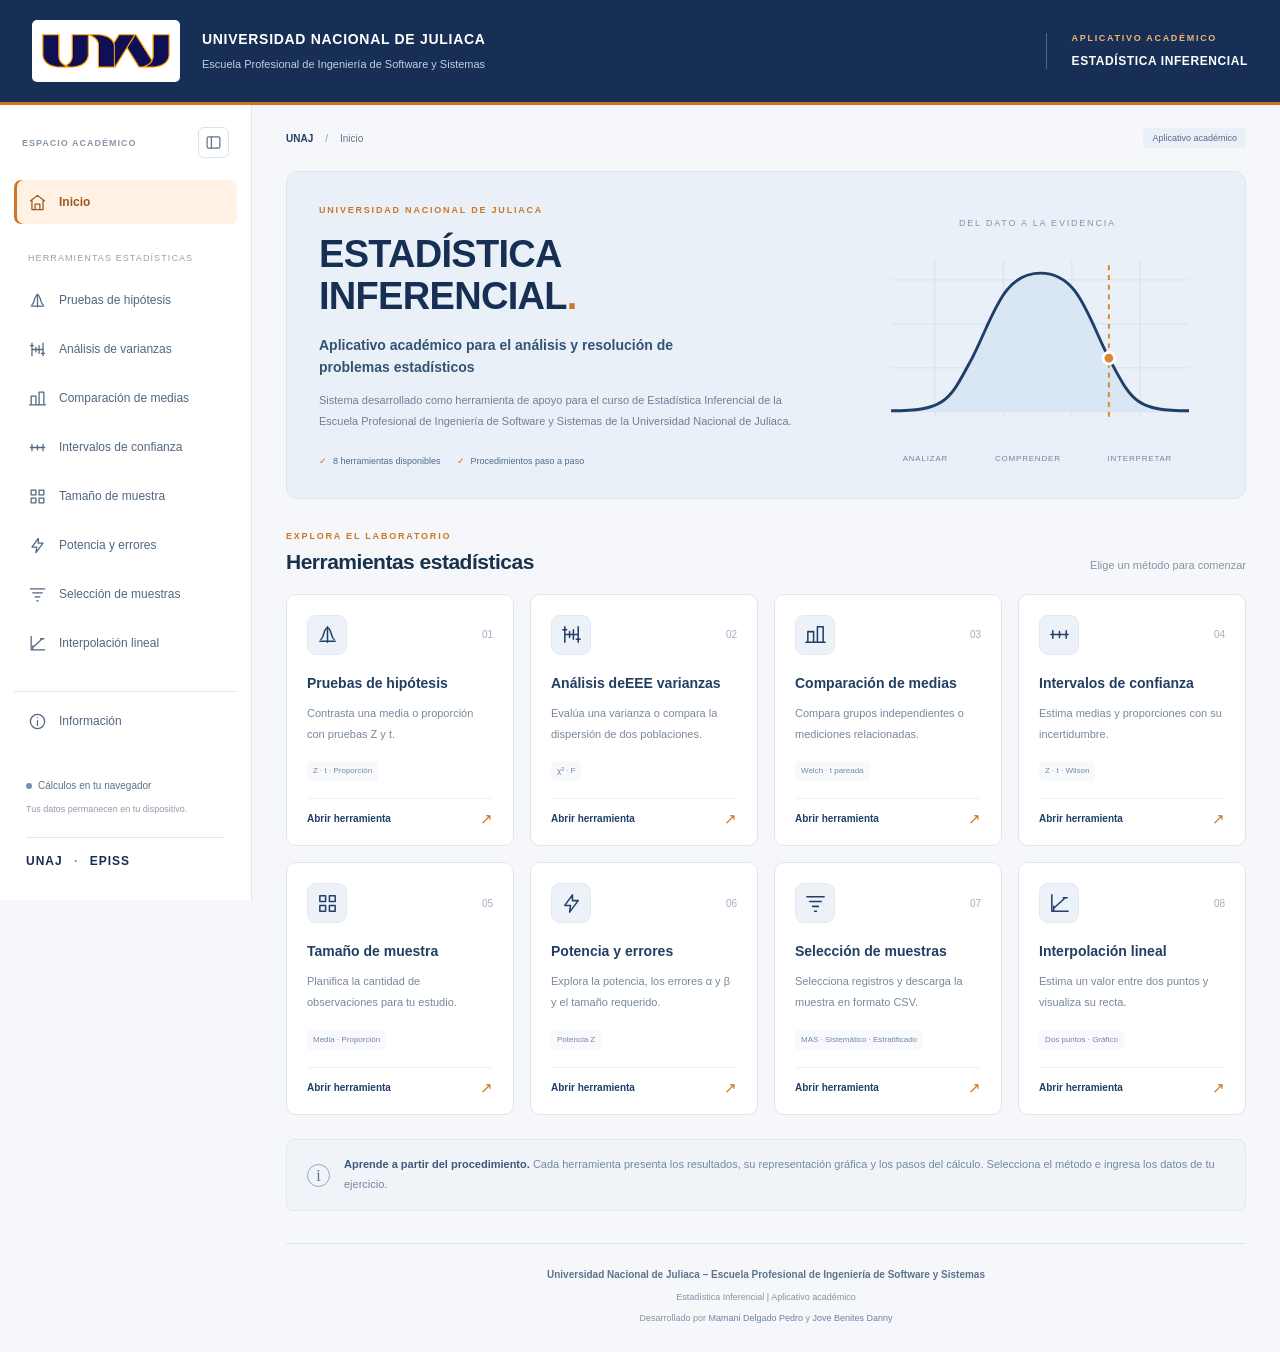
<file: index.html>
<!doctype html><html lang="es"><head><meta charset="utf-8"><meta name="viewport" content="width=device-width, initial-scale=1"><title>Estadística Inferencial | UNAJ</title><meta name="description" content="Pruebas Z, t, chi-cuadrado y F, comparación de medias, potencia y muestreo con procedimientos y gráficos."><link rel="icon" href="logo-unaj.svg"><link rel="stylesheet" href="estadistica.css"><link rel="stylesheet" href="unaj.css"></head><body class="unaj-app"><a class="skip-link" href="#mainContent">Saltar al contenido</a><header class="institution-header"><a class="university" href="./#home"><span class="logo-box"><img src="logo-unaj.svg" alt="Logotipo de la Universidad Nacional de Juliaca" width="382" height="101"></span><span class="university-name">UNIVERSIDAD NACIONAL DE JULIACA<small>Escuela Profesional de Ingeniería de Software y Sistemas</small></span></a><div class="course-mark"><span>APLICATIVO ACADÉMICO</span><strong>ESTADÍSTICA INFERENCIAL</strong></div></header><aside class="sidebar" id="sidebar"><div class="sidebar-heading"><span>ESPACIO ACADÉMICO</span><button id="collapseNav" type="button" aria-label="Contraer menú" aria-expanded="true" aria-controls="sidebar"><svg viewBox="0 0 24 24" fill="none" stroke="currentColor" stroke-width="1.7" aria-hidden="true"><rect x="3" y="4" width="18" height="16" rx="2"/><path d="M9 4v16"/></svg></button></div><nav aria-label="Navegación principal"><a href="./#home" data-page="home" title="Inicio"><svg viewBox="0 0 24 24" fill="none" stroke="currentColor" stroke-width="1.6" stroke-linecap="round" stroke-linejoin="round" aria-hidden="true"><path d="M3 10 12 3l9 7M5 9v12h14V9M9 21v-7h6v7"/></svg><span>Inicio</span></a><p class="nav-label">HERRAMIENTAS ESTADÍSTICAS</p><button data-mode="hypothesis" aria-pressed="false" title="Pruebas de hipótesis"><svg viewBox="0 0 24 24" fill="none" stroke="currentColor" stroke-width="1.6" stroke-linecap="round" stroke-linejoin="round" aria-hidden="true"><path d="M4 19h16M5 17c3 0 3-12 7-12s4 12 7 12M12 4v16"/></svg><span>Pruebas de hipótesis</span></button><button data-mode="variance" aria-pressed="false" title="Análisis de varianzas"><svg viewBox="0 0 24 24" fill="none" stroke="currentColor" stroke-width="1.6" stroke-linecap="round" stroke-linejoin="round" aria-hidden="true"><path d="M5 4v16M19 4v16M3 7h4M17 17h4M5 12h14M10 9v6M14 7v10"/></svg><span>Análisis de varianzas</span></button><button data-mode="compare" aria-pressed="false" title="Comparación de medias"><svg viewBox="0 0 24 24" fill="none" stroke="currentColor" stroke-width="1.6" stroke-linecap="round" stroke-linejoin="round" aria-hidden="true"><path d="M4 20V9h6v11M14 20V4h6v16M2 20h20"/></svg><span>Comparación de medias</span></button><button data-mode="interval" aria-pressed="false" title="Intervalos de confianza"><svg viewBox="0 0 24 24" fill="none" stroke="currentColor" stroke-width="1.6" stroke-linecap="round" stroke-linejoin="round" aria-hidden="true"><path d="M3 12h18M5 8v8M19 8v8M12 9v6"/></svg><span>Intervalos de confianza</span></button><button data-mode="sample" aria-pressed="false" title="Tamaño de muestra"><svg viewBox="0 0 24 24" fill="none" stroke="currentColor" stroke-width="1.6" stroke-linecap="round" stroke-linejoin="round" aria-hidden="true"><path d="M4 4h6v6H4zM14 4h6v6h-6zM4 14h6v6H4zM14 14h6v6h-6z"/></svg><span>Tamaño de muestra</span></button><button data-mode="power" aria-pressed="false" title="Potencia y errores"><svg viewBox="0 0 24 24" fill="none" stroke="currentColor" stroke-width="1.6" stroke-linecap="round" stroke-linejoin="round" aria-hidden="true"><path d="m13 3-8 11h6l-1 7 9-12h-6z"/></svg><span>Potencia y errores</span></button><button data-mode="sampling" aria-pressed="false" title="Selección de muestras"><svg viewBox="0 0 24 24" fill="none" stroke="currentColor" stroke-width="1.6" stroke-linecap="round" stroke-linejoin="round" aria-hidden="true"><path d="M3 5h18M6 10h12M9 15h6M11 20h2"/></svg><span>Selección de muestras</span></button><a href="interpolacion.html"  title="Interpolación lineal"><svg viewBox="0 0 24 24" fill="none" stroke="currentColor" stroke-width="1.6" stroke-linecap="round" stroke-linejoin="round" aria-hidden="true"><path d="M4 3v17h17M6 17 18 6M6 15v4M16 6h4"/></svg><span>Interpolación lineal</span></a><a class="info-nav" href="./#info" data-page="info" title="Información"><svg viewBox="0 0 24 24" fill="none" stroke="currentColor" stroke-width="1.6" stroke-linecap="round" stroke-linejoin="round" aria-hidden="true"><circle cx="12" cy="12" r="9"/><path d="M12 11v6M12 7h.01"/></svg><span>Información</span></a></nav><div class="sidebar-foot"><span class="privacy-dot"></span><span>Cálculos en tu navegador</span><small>Tus datos permanecen en tu dispositivo.</small><p>UNAJ <span>·</span> EPISS</p></div></aside><main id="mainContent"><div class="breadcrumb"><span>UNAJ</span><span aria-hidden="true">/</span><span id="currentSection">Inicio</span><span class="local-badge">Aplicativo académico</span></div><section id="homeView" aria-labelledby="homeTitle"><div class="home-hero"><div class="hero-copy"><p class="eyebrow">UNIVERSIDAD NACIONAL DE JULIACA</p><h1 id="homeTitle" tabindex="-1">ESTADÍSTICA<br>INFERENCIAL<span class="orange-dot">.</span></h1><p class="hero-subtitle">Aplicativo académico para el análisis y resolución de problemas estadísticos</p><p class="hero-description">Sistema desarrollado como herramienta de apoyo para el curso de Estadística Inferencial de la Escuela Profesional de Ingeniería de Software y Sistemas de la Universidad Nacional de Juliaca.</p><div class="hero-tags"><span>8 herramientas disponibles</span><span>Procedimientos paso a paso</span></div></div><div class="hero-visual" aria-hidden="true"><div class="visual-kicker">DEL DATO A LA EVIDENCIA</div><svg viewBox="0 0 350 215" fill="none"><path d="M25 45H330M25 90H330M25 135H330M25 180H330M70 25V185M140 25V185M210 25V185M280 25V185" stroke="#d7e2ee" stroke-width="1"/><path d="M25 179C83 179 85 167 108 125C130 82 139 38 178 38C217 38 226 82 248 125C271 167 273 179 330 179L330 180H25Z" fill="#d9e6f3"/><path d="M25 179C83 179 85 167 108 125C130 82 139 38 178 38C217 38 226 82 248 125C271 167 273 179 330 179" stroke="#203e68" stroke-width="3"/><path d="M248 30V185" stroke="#dc862f" stroke-width="2" stroke-dasharray="5 5"/><circle cx="248" cy="125" r="6" fill="#dc862f" stroke="white" stroke-width="3"/></svg><div class="visual-caption"><span>ANALIZAR</span><span>COMPRENDER</span><span>INTERPRETAR</span></div></div></div><div class="section-heading"><div><p class="eyebrow">EXPLORA EL LABORATORIO</p><h2>Herramientas estadísticas</h2></div><p>Elige un método para comenzar</p></div><div class="tool-grid"><article class="tool-card"><div class="tool-top"><span class="tool-icon"><svg viewBox="0 0 24 24" fill="none" stroke="currentColor" stroke-width="1.6" stroke-linecap="round" stroke-linejoin="round" aria-hidden="true"><path d="M4 19h16M5 17c3 0 3-12 7-12s4 12 7 12M12 4v16"/></svg></span><span class="tool-number">01</span></div><h3>Pruebas de hipótesis</h3><p>Contrasta una media o proporción con pruebas Z y t.</p><span class="method-tag">Z · t · Proporción</span><a href="#hypothesis" data-open="hypothesis" class="open-tool" aria-label="Abrir herramienta: Pruebas de hipótesis">Abrir herramienta <span aria-hidden="true">↗</span></a></article><article class="tool-card"><div class="tool-top"><span class="tool-icon"><svg viewBox="0 0 24 24" fill="none" stroke="currentColor" stroke-width="1.6" stroke-linecap="round" stroke-linejoin="round" aria-hidden="true"><path d="M5 4v16M19 4v16M3 7h4M17 17h4M5 12h14M10 9v6M14 7v10"/></svg></span><span class="tool-number">02</span></div><h3>Análisis deEEE varianzas</h3><p>Evalúa una varianza o compara la dispersión de dos poblaciones.</p><span class="method-tag">χ² · F</span><a href="#variance" data-open="variance" class="open-tool" aria-label="Abrir herramienta: Análisis de varianzas">Abrir herramienta <span aria-hidden="true">↗</span></a></article><article class="tool-card"><div class="tool-top"><span class="tool-icon"><svg viewBox="0 0 24 24" fill="none" stroke="currentColor" stroke-width="1.6" stroke-linecap="round" stroke-linejoin="round" aria-hidden="true"><path d="M4 20V9h6v11M14 20V4h6v16M2 20h20"/></svg></span><span class="tool-number">03</span></div><h3>Comparación de medias</h3><p>Compara grupos independientes o mediciones relacionadas.</p><span class="method-tag">Welch · t pareada</span><a href="#compare" data-open="compare" class="open-tool" aria-label="Abrir herramienta: Comparación de medias">Abrir herramienta <span aria-hidden="true">↗</span></a></article><article class="tool-card"><div class="tool-top"><span class="tool-icon"><svg viewBox="0 0 24 24" fill="none" stroke="currentColor" stroke-width="1.6" stroke-linecap="round" stroke-linejoin="round" aria-hidden="true"><path d="M3 12h18M5 8v8M19 8v8M12 9v6"/></svg></span><span class="tool-number">04</span></div><h3>Intervalos de confianza</h3><p>Estima medias y proporciones con su incertidumbre.</p><span class="method-tag">Z · t · Wilson</span><a href="#interval" data-open="interval" class="open-tool" aria-label="Abrir herramienta: Intervalos de confianza">Abrir herramienta <span aria-hidden="true">↗</span></a></article><article class="tool-card"><div class="tool-top"><span class="tool-icon"><svg viewBox="0 0 24 24" fill="none" stroke="currentColor" stroke-width="1.6" stroke-linecap="round" stroke-linejoin="round" aria-hidden="true"><path d="M4 4h6v6H4zM14 4h6v6h-6zM4 14h6v6H4zM14 14h6v6h-6z"/></svg></span><span class="tool-number">05</span></div><h3>Tamaño de muestra</h3><p>Planifica la cantidad de observaciones para tu estudio.</p><span class="method-tag">Media · Proporción</span><a href="#sample" data-open="sample" class="open-tool" aria-label="Abrir herramienta: Tamaño de muestra">Abrir herramienta <span aria-hidden="true">↗</span></a></article><article class="tool-card"><div class="tool-top"><span class="tool-icon"><svg viewBox="0 0 24 24" fill="none" stroke="currentColor" stroke-width="1.6" stroke-linecap="round" stroke-linejoin="round" aria-hidden="true"><path d="m13 3-8 11h6l-1 7 9-12h-6z"/></svg></span><span class="tool-number">06</span></div><h3>Potencia y errores</h3><p>Explora la potencia, los errores α y β y el tamaño requerido.</p><span class="method-tag">Potencia Z</span><a href="#power" data-open="power" class="open-tool" aria-label="Abrir herramienta: Potencia y errores">Abrir herramienta <span aria-hidden="true">↗</span></a></article><article class="tool-card"><div class="tool-top"><span class="tool-icon"><svg viewBox="0 0 24 24" fill="none" stroke="currentColor" stroke-width="1.6" stroke-linecap="round" stroke-linejoin="round" aria-hidden="true"><path d="M3 5h18M6 10h12M9 15h6M11 20h2"/></svg></span><span class="tool-number">07</span></div><h3>Selección de muestras</h3><p>Selecciona registros y descarga la muestra en formato CSV.</p><span class="method-tag">MAS · Sistemático · Estratificado</span><a href="#sampling" data-open="sampling" class="open-tool" aria-label="Abrir herramienta: Selección de muestras">Abrir herramienta <span aria-hidden="true">↗</span></a></article><article class="tool-card"><div class="tool-top"><span class="tool-icon"><svg viewBox="0 0 24 24" fill="none" stroke="currentColor" stroke-width="1.6" stroke-linecap="round" stroke-linejoin="round" aria-hidden="true"><path d="M4 3v17h17M6 17 18 6M6 15v4M16 6h4"/></svg></span><span class="tool-number">08</span></div><h3>Interpolación lineal</h3><p>Estima un valor entre dos puntos y visualiza su recta.</p><span class="method-tag">Dos puntos · Gráfico</span><a href="interpolacion.html"  class="open-tool" aria-label="Abrir herramienta: Interpolación lineal">Abrir herramienta <span aria-hidden="true">↗</span></a></article></div><div class="home-note"><span class="note-icon">i</span><p><strong>Aprende a partir del procedimiento.</strong> Cada herramienta presenta los resultados, su representación gráfica y los pasos del cálculo. Selecciona el método e ingresa los datos de tu ejercicio.</p></div></section><section id="infoView" hidden aria-labelledby="infoTitle"><div class="intro"><p class="eyebrow">IDENTIDAD Y DESARROLLO</p><h1 id="infoTitle" tabindex="-1">Acerca del aplicativo</h1><p>Una herramienta de apoyo para el aprendizaje universitario.</p></div><div class="about-card"><div class="about-identity"><img src="logo-unaj.svg" alt="Logotipo UNAJ" width="382" height="101"><span class="badge">APLICATIVO ACADÉMICO</span><h2>Universidad Nacional de Juliaca</h2><p>Facultad de Ciencias de Ingenierías</p><p>Escuela Profesional de Ingeniería de Software y Sistemas</p></div><div class="about-content"><p class="eyebrow">CURSO</p><h2>Estadística Inferencial</h2><p>Aplicativo académico desarrollado con fines educativos. Reúne herramientas para resolver ejercicios, revisar sus procedimientos e interpretar los resultados estadísticos.</p><div class="authors"><p class="eyebrow">DESARROLLADO POR</p><div><span class="avatar">PM</span><span><strong>Mamani Delgado Pedro</strong><small>Estudiante · Ingeniería de Software y Sistemas</small></span></div><div><span class="avatar">DJ</span><span><strong>Jove Benites Danny</strong><small>Estudiante · Ingeniería de Software y Sistemas</small></span></div></div><p class="small">Los cálculos se realizan localmente en el navegador. Consulta los supuestos de cada método antes de interpretar sus resultados.</p></div></div></section><section id="toolView" hidden><div class="intro"><p class="eyebrow">LABORATORIO DE ESTADÍSTICA</p><h1 id="pageTitle" tabindex="-1">Prueba de hipótesis</h1><p id="pageDescription">Contrasta una media o proporción con evidencia estadística.</p><div class="workflow"><span><b>01</b> Ingresa los datos</span><span><b>02</b> Revisa el cálculo</span><span><b>03</b> Interpreta la evidencia</span></div></div><div class="layout"><section class="card controls"><div class="card-head"><h2 id="formTitle">Configura el problema</h2><button id="example" class="link" type="button">Ejemplo</button></div><form id="form" novalidate><div id="fields"></div><p id="error" role="alert" hidden></p><button class="primary" type="submit">CALCULAR <span aria-hidden="true">↗</span></button><button class="secondary" id="clear" type="button">LIMPIAR</button></form><p class="small">Los cálculos se realizan en tu navegador. No se envían tus datos a un servidor.</p></section><section class="results" aria-live="polite"><div class="result-card"><p class="eyebrow" id="resultType">PRUEBA DE UNA MEDIA · t DE STUDENT</p><h2 id="headline">Ingresa los datos</h2><p id="conclusion"></p><div id="metrics" class="metrics"></div></div><section class="card visual"><div class="card-head"><h2 id="graphTitle">Distribución y decisión</h2><button id="print" class="link" type="button">Imprimir / PDF</button></div><svg id="chart" viewBox="0 0 700 280" role="img" aria-label="Gráfico del resultado"></svg><p id="graphNote" class="small"></p><div id="extra"></div></section><section class="card"><h2>Procedimiento paso a paso</h2><ol id="steps"></ol><div id="warnings"></div></section></section></div><section class="guide"><h2>Elige el método adecuado</h2><div><article><h3>Z para una media</h3><p>Cuando conoces la desviación estándar poblacional σ. Requiere normalidad poblacional o una aproximación adecuada por tamaño muestral.</p></article><article><h3>t de Student</h3><p>Cuando σ es desconocida y utilizas la desviación muestral s. En muestras pequeñas, revisa normalidad y valores atípicos.</p></article><article><h3>Una proporción</h3><p>Para éxitos sobre un total. La prueba Z requiere frecuencias esperadas suficientes; el intervalo utiliza Wilson.</p></article><article><h3>Varianzas χ² y F</h3><p>Evalúa dispersión y compara la variabilidad entre dos procesos. Requiere normalidad poblacional e independencia.</p></article><article><h3>Medias y potencia</h3><p>Welch para grupos independientes; t de diferencias para pares. Planifica la potencia Z con un efecto relevante y σ conocida.</p></article><article><h3>Muestreo de bases de datos</h3><p>MAS, sistemático y estratificado. La cobertura de la base, la periodicidad y la asignación influyen en la calidad de la muestra.</p></article></div><p class="small">Alcance: pruebas paramétricas, planificación y selección de muestras. Los intervalos son bilaterales. La calculadora no interpreta enunciados automáticamente: identifica el método e ingresa sus datos.</p><p class="small">Referencias: <a href="https://www.itl.nist.gov/div898/handbook/prc/section2/prc22.htm" target="_blank" rel="noopener">NIST: pruebas de una media</a> · <a href="https://www.itl.nist.gov/div898/handbook/prc/section2/prc241.htm" target="_blank" rel="noopener">NIST: intervalo de Wilson</a> · <a href="https://online.stat.psu.edu/stat506/Lesson02" target="_blank" rel="noopener">Penn State: tamaño de muestra</a></p></section></section><footer class="institution-footer"><strong>Universidad Nacional de Juliaca – Escuela Profesional de Ingeniería de Software y Sistemas</strong><span>Estadística Inferencial | Aplicativo académico</span><span>Desarrollado por <b>Mamani Delgado Pedro</b> y <b>Jove Benites Danny</b></span></footer></main><script src="estadistica.js"></script><script src="avanzado.js"></script><script src="avanzado-ui.js"></script><script src="interfaz.js"></script><script src="unaj.js"></script></body></html>
</file>
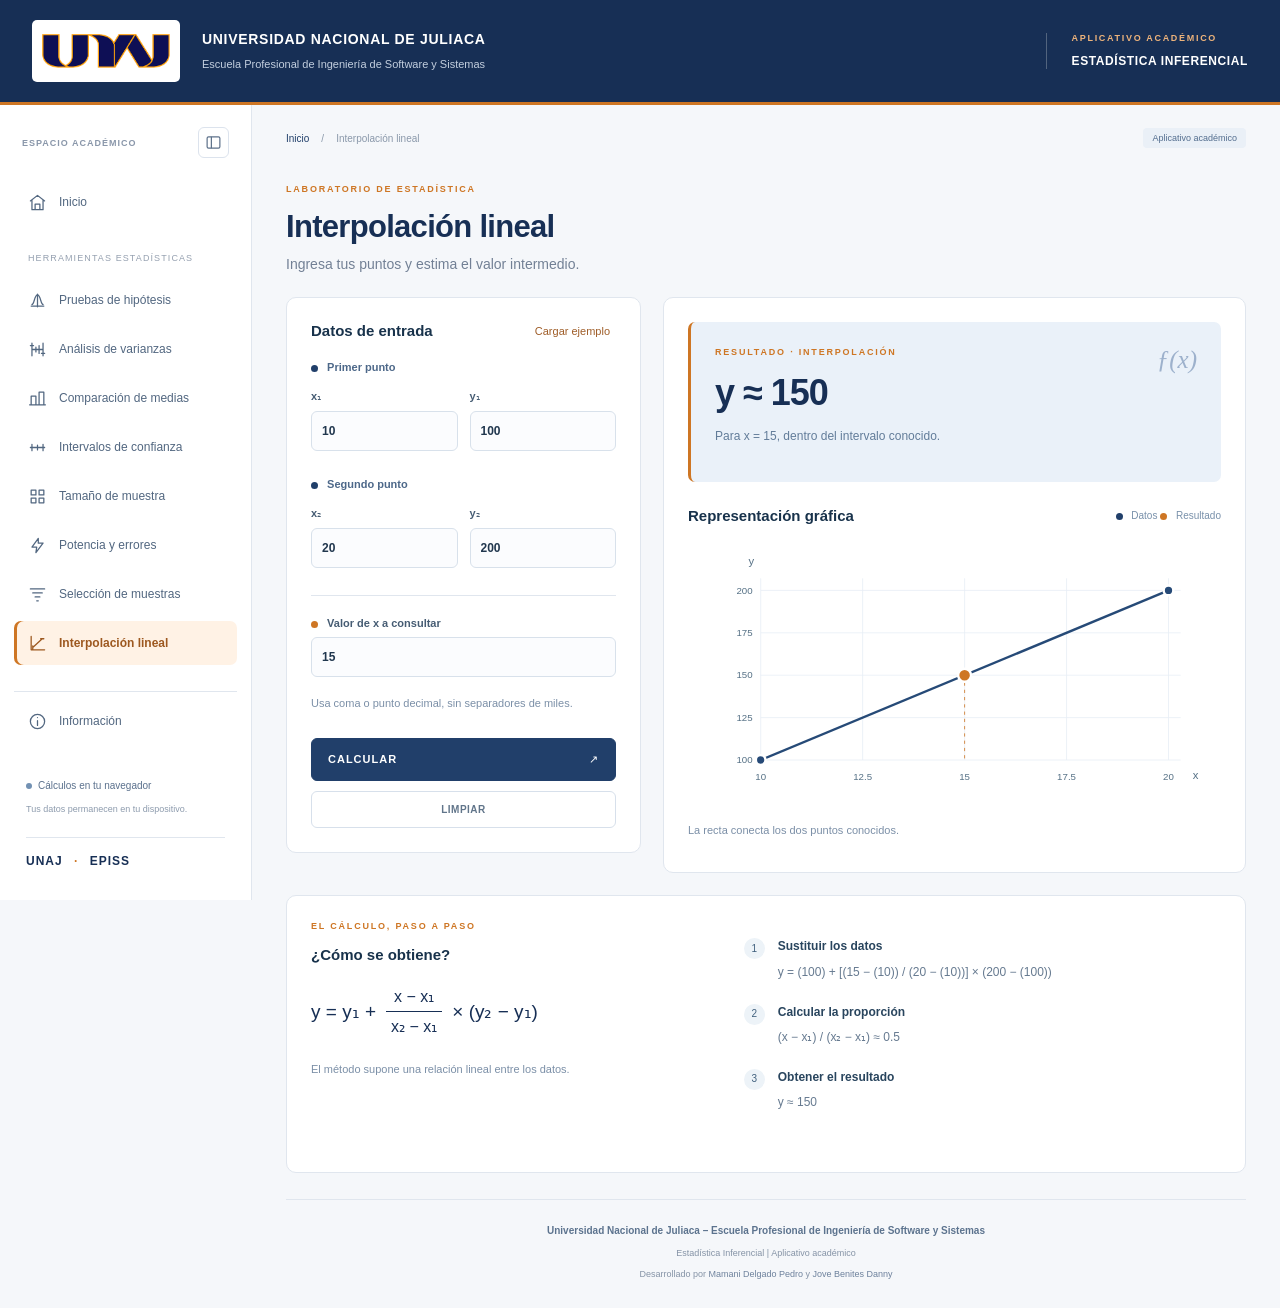
<file: interpolacion.html>
<!doctype html><html lang="es"><head><meta charset="utf-8"><meta name="viewport" content="width=device-width,initial-scale=1"><title>Interpolación lineal | Estadística Inferencial UNAJ</title><meta name="description" content="Calcula una interpolación lineal entre dos puntos con gráfico y procedimiento paso a paso."><link rel="icon" href="logo-unaj.svg"><link rel="stylesheet" href="estadistica.css"><link rel="stylesheet" href="unaj.css"></head><body class="unaj-app interpolation-page"><a class="skip-link" href="#mainContent">Saltar al contenido</a><header class="institution-header"><a class="university" href="./#home"><span class="logo-box"><img src="logo-unaj.svg" alt="Logotipo de la Universidad Nacional de Juliaca" width="382" height="101"></span><span class="university-name">UNIVERSIDAD NACIONAL DE JULIACA<small>Escuela Profesional de Ingeniería de Software y Sistemas</small></span></a><div class="course-mark"><span>APLICATIVO ACADÉMICO</span><strong>ESTADÍSTICA INFERENCIAL</strong></div></header><aside class="sidebar" id="sidebar"><div class="sidebar-heading"><span>ESPACIO ACADÉMICO</span><button id="collapseNav" type="button" aria-label="Contraer menú" aria-expanded="true" aria-controls="sidebar"><svg viewBox="0 0 24 24" fill="none" stroke="currentColor" stroke-width="1.7" aria-hidden="true"><rect x="3" y="4" width="18" height="16" rx="2"/><path d="M9 4v16"/></svg></button></div><nav aria-label="Navegación principal"><a href="./#home" data-page="home" title="Inicio"><svg viewBox="0 0 24 24" fill="none" stroke="currentColor" stroke-width="1.6" stroke-linecap="round" stroke-linejoin="round" aria-hidden="true"><path d="M3 10 12 3l9 7M5 9v12h14V9M9 21v-7h6v7"/></svg><span>Inicio</span></a><p class="nav-label">HERRAMIENTAS ESTADÍSTICAS</p><a href="./#hypothesis" title="Pruebas de hipótesis"><svg viewBox="0 0 24 24" fill="none" stroke="currentColor" stroke-width="1.6" stroke-linecap="round" stroke-linejoin="round" aria-hidden="true"><path d="M4 19h16M5 17c3 0 3-12 7-12s4 12 7 12M12 4v16"/></svg><span>Pruebas de hipótesis</span></a><a href="./#variance" title="Análisis de varianzas"><svg viewBox="0 0 24 24" fill="none" stroke="currentColor" stroke-width="1.6" stroke-linecap="round" stroke-linejoin="round" aria-hidden="true"><path d="M5 4v16M19 4v16M3 7h4M17 17h4M5 12h14M10 9v6M14 7v10"/></svg><span>Análisis de varianzas</span></a><a href="./#compare" title="Comparación de medias"><svg viewBox="0 0 24 24" fill="none" stroke="currentColor" stroke-width="1.6" stroke-linecap="round" stroke-linejoin="round" aria-hidden="true"><path d="M4 20V9h6v11M14 20V4h6v16M2 20h20"/></svg><span>Comparación de medias</span></a><a href="./#interval" title="Intervalos de confianza"><svg viewBox="0 0 24 24" fill="none" stroke="currentColor" stroke-width="1.6" stroke-linecap="round" stroke-linejoin="round" aria-hidden="true"><path d="M3 12h18M5 8v8M19 8v8M12 9v6"/></svg><span>Intervalos de confianza</span></a><a href="./#sample" title="Tamaño de muestra"><svg viewBox="0 0 24 24" fill="none" stroke="currentColor" stroke-width="1.6" stroke-linecap="round" stroke-linejoin="round" aria-hidden="true"><path d="M4 4h6v6H4zM14 4h6v6h-6zM4 14h6v6H4zM14 14h6v6h-6z"/></svg><span>Tamaño de muestra</span></a><a href="./#power" title="Potencia y errores"><svg viewBox="0 0 24 24" fill="none" stroke="currentColor" stroke-width="1.6" stroke-linecap="round" stroke-linejoin="round" aria-hidden="true"><path d="m13 3-8 11h6l-1 7 9-12h-6z"/></svg><span>Potencia y errores</span></a><a href="./#sampling" title="Selección de muestras"><svg viewBox="0 0 24 24" fill="none" stroke="currentColor" stroke-width="1.6" stroke-linecap="round" stroke-linejoin="round" aria-hidden="true"><path d="M3 5h18M6 10h12M9 15h6M11 20h2"/></svg><span>Selección de muestras</span></a><a href="interpolacion.html" aria-current=page title="Interpolación lineal"><svg viewBox="0 0 24 24" fill="none" stroke="currentColor" stroke-width="1.6" stroke-linecap="round" stroke-linejoin="round" aria-hidden="true"><path d="M4 3v17h17M6 17 18 6M6 15v4M16 6h4"/></svg><span>Interpolación lineal</span></a><a class="info-nav" href="./#info" data-page="info" title="Información"><svg viewBox="0 0 24 24" fill="none" stroke="currentColor" stroke-width="1.6" stroke-linecap="round" stroke-linejoin="round" aria-hidden="true"><circle cx="12" cy="12" r="9"/><path d="M12 11v6M12 7h.01"/></svg><span>Información</span></a></nav><div class="sidebar-foot"><span class="privacy-dot"></span><span>Cálculos en tu navegador</span><small>Tus datos permanecen en tu dispositivo.</small><p>UNAJ <span>·</span> EPISS</p></div></aside><main id="mainContent"><div class="breadcrumb"><a href="./#home">Inicio</a><span>/</span><span>Interpolación lineal</span><span class="local-badge">Aplicativo académico</span></div><div class="intro"><p class="eyebrow">LABORATORIO DE ESTADÍSTICA</p><h1>Interpolación lineal</h1><p>Ingresa tus puntos y estima el valor intermedio.</p></div><div class="workspace"><section class="card inputs controls"><div class="section-top"><h2>Datos de entrada</h2><button type="button" id="example" class="text-button">Cargar ejemplo</button></div><form id="form" novalidate><fieldset><legend><span class="point blue"></span> Primer punto</legend><div class="pair"><label for="x1">x₁<input id="x1" name="x1" inputmode="decimal" value="10" autocomplete="off"></label><label for="y1">y₁<input id="y1" name="y1" inputmode="decimal" value="100" autocomplete="off"></label></div></fieldset><fieldset><legend><span class="point blue"></span> Segundo punto</legend><div class="pair"><label for="x2">x₂<input id="x2" name="x2" inputmode="decimal" value="20" autocomplete="off"></label><label for="y2">y₂<input id="y2" name="y2" inputmode="decimal" value="200" autocomplete="off"></label></div></fieldset><div class="target"><label for="x"><span class="point green"></span> Valor de x a consultar<input id="x" name="x" inputmode="decimal" value="15" autocomplete="off"></label></div><p class="hint">Usa coma o punto decimal, sin separadores de miles.</p><p id="error" class="error" role="alert" hidden></p><button class="primary" type="submit">CALCULAR <span aria-hidden="true">↗</span></button><button type="button" id="clear" class="clear secondary">LIMPIAR</button></form></section><section class="card output"><div class="result" aria-live="polite"><div><p id="kind" class="eyebrow">RESULTADO · INTERPOLACIÓN</p><div class="value" id="value">y ≈ 150</div><p id="caption">Para x = 15, entre los puntos conocidos.</p></div><span class="result-icon" aria-hidden="true">ƒ(x)</span></div><div class="graph-head"><h2>Representación gráfica</h2><span class="legend"><i class="point blue"></i> Datos <i class="point green"></i> Resultado</span></div><svg id="chart" viewBox="0 0 660 330" role="img" aria-label="Gráfico de interpolación lineal"></svg><p class="chart-note" id="graphNote">La recta conecta los dos puntos conocidos.</p></section></div><section class="card procedure"><div><p class="eyebrow">EL CÁLCULO, PASO A PASO</p><h2>¿Cómo se obtiene?</h2><div class="formula">y = y₁ + <span class="fraction"><span>x − x₁</span><span>x₂ − x₁</span></span> × (y₂ − y₁)</div><p class="hint">El método supone una relación lineal entre los datos.</p></div><ol id="steps"></ol></section><footer class="institution-footer"><strong>Universidad Nacional de Juliaca – Escuela Profesional de Ingeniería de Software y Sistemas</strong><span>Estadística Inferencial | Aplicativo académico</span><span>Desarrollado por <b>Mamani Delgado Pedro</b> y <b>Jove Benites Danny</b></span></footer></main><script src="app.js"></script><script src="unaj.js"></script></body></html>
</file>
<file: estadistica.css>
:root{font-family:Inter,"Segoe UI",Arial,sans-serif;color:#24364b;background:#f3f6fa;font-synthesis:none;--navy:#10243b;--teal:#007f73;--border:#e1e8f0}*{box-sizing:border-box}body{margin:0}button,input,select,textarea{font:inherit}button,a,input,select,textarea{-webkit-tap-highlight-color:transparent}button,a{touch-action:manipulation}a{color:#167168}button{cursor:pointer}button:focus-visible,a:focus-visible{outline:3px solid #36bcaf;outline-offset:3px}.sidebar{width:248px;position:fixed;inset:0 auto 0 0;background:var(--navy);color:#fff;padding:32px 18px;display:flex;flex-direction:column}.brand{display:flex;gap:12px;align-items:center;text-decoration:none;color:#fff;padding:0 12px}.brand>b{display:grid;place-items:center;background:#20463f;color:#83e2c5;width:43px;height:43px;border-radius:12px;font-size:30px}.brand span{font-size:20px;font-weight:700;letter-spacing:2px}.brand small{display:block;font-size:10px;letter-spacing:.3px;font-weight:400;color:#b4c7d9;margin-top:5px}.nav-label{font-size:10px;letter-spacing:1.6px;color:#91a9c0;margin:44px 12px 17px}nav{display:flex;flex-direction:column;gap:6px}nav button,nav a{display:flex;align-items:center;gap:12px;background:none;border:0;color:#bbcbdc;text-align:left;text-decoration:none;padding:14px 12px;border-radius:8px;font-size:13px;line-height:1.4}nav span{font-size:10px;opacity:.65;font-variant-numeric:tabular-nums}nav button:hover,nav a:hover{background:#1c3650;color:#fff}nav button[aria-pressed=true]{background:#1f4b4d;color:#a2f2da;box-shadow:inset 3px 0 #55cbb2}.sidebar-foot{margin-top:auto;padding:28px 12px 0;font-size:11px;color:#cae5de}.sidebar-foot i{display:inline-block;width:6px;height:6px;border-radius:50%;background:#76d5b9;margin-right:5px}.sidebar-foot small{display:block;color:#7f9ab3;line-height:1.8;margin-top:12px}main{margin-left:248px;padding:0 38px;max-width:1730px}.topbar{display:flex;justify-content:space-between;align-items:center;border-bottom:1px solid var(--border);padding:24px 0;font-size:12px;font-weight:600}.muted{color:#8190a2;margin-left:8px;font-weight:400}.badge{border:1px solid #dce5ed;background:#fff;padding:6px 10px;border-radius:5px;color:#63748a;font-size:10px}.intro{padding:35px 0 26px}.eyebrow{font-size:10px;letter-spacing:1.7px;font-weight:700;color:var(--teal);margin:0 0 12px}h1{font-size:34px;line-height:1.15;letter-spacing:-1.2px;color:#142a42;margin:0 0 12px}.intro>p:not(.eyebrow){color:#728095;font-size:14px;margin:0}.workflow{display:flex;gap:28px;margin-top:24px;color:#63758b;font-size:11px}.workflow b{color:#198575;font-size:10px;background:#e0eee9;padding:4px 6px;border-radius:4px;margin-right:6px}.layout{display:grid;grid-template-columns:minmax(290px,370px) minmax(0,1fr);gap:24px;align-items:start}.card,.result-card{background:#fff;border:1px solid var(--border);border-radius:12px;padding:24px;box-shadow:0 3px 12px #20395703}.card-head{display:flex;justify-content:space-between;gap:12px;align-items:center;margin-bottom:20px}h2{font-size:15px;color:#18324b;margin:0 0 18px;font-weight:650}.card-head h2{margin:0}.link{background:none;border:0;color:#078174;font-size:11px;padding:4px;white-space:nowrap}.controls label{display:block;font-size:12px;color:#465c73;font-weight:600;margin:16px 0}input,select,textarea{display:block;width:100%;margin-top:8px;border:1px solid #d8e1eb;background:#fbfcfe;color:#21374e;border-radius:6px;padding:11px 10px;font-size:13px;min-width:0}input:focus,select:focus,textarea:focus{outline:2px solid #3bb5a755;border-color:#189a89}textarea{min-height:126px;resize:vertical;line-height:1.6}#records{min-height:230px;font-family:ui-monospace,monospace;font-size:12px}.row{display:flex;gap:10px}.row>label{flex:1;min-width:0}.small{font-size:11px;line-height:1.7;color:#78869a}.primary,.secondary{padding:12px 15px;border-radius:6px;font-size:12px;font-weight:600}.primary{display:flex;justify-content:space-between;width:100%;background:var(--teal);border:1px solid var(--teal);color:white;margin-top:24px}.primary:hover{background:#006d63}.secondary{border:1px solid var(--border);color:#61758a;background:#fff;margin-top:10px}#clear{width:100%}.results{display:grid;gap:20px}.result-card{border-top:3px solid #168c7a;background:linear-gradient(120deg,#fff,#f6fbfa)}#headline{font-size:27px;letter-spacing:-.7px;margin-bottom:12px}#conclusion{font-size:13px;line-height:1.8;color:#5d7186;max-width:750px}.metrics{display:grid;grid-template-columns:repeat(3,minmax(0,1fr));gap:12px;margin-top:22px}.metrics>div{border-top:1px solid #dae8e6;padding-top:15px}.metrics small{display:block;color:#748598;font-size:10px;margin-bottom:8px}.metrics b{font-size:19px;color:#1c3c50;overflow-wrap:anywhere;font-variant-numeric:tabular-nums}.visual{padding-bottom:14px}#chart{display:block;width:100%;max-height:275px;min-height:150px}#chart text{font-family:inherit;fill:#557085}#graphNote{margin:8px 0}#steps{padding:0;list-style:none;counter-reset:step}#steps li{counter-increment:step;position:relative;padding:0 0 18px 34px;font-size:12px;color:#667a90;line-height:1.8}#steps li:before{content:counter(step);position:absolute;left:0;top:2px;width:21px;height:21px;display:grid;place-items:center;background:#edf3f8;border-radius:50%;font-size:10px;color:#41617e}#steps strong{display:block;font-size:12px;color:#29455e;margin-bottom:4px}.warning{border-left:3px solid #d9b56b;background:#fcf8ef;padding:12px;font-size:11px;line-height:1.8;color:#877046}.guide{margin:30px 0;padding:25px 0;border-top:1px solid var(--border)}.guide>div{display:grid;grid-template-columns:repeat(3,1fr);gap:28px}.guide h3{font-size:12px}.guide article p{font-size:11px;line-height:1.8;color:#76879b}.guide a{text-underline-offset:3px}footer{border-top:1px solid var(--border);padding:22px 0 28px;font-size:10px;color:#7890a4;display:flex;justify-content:space-between;gap:16px}.group-label{margin-top:22px;font-size:10px;letter-spacing:1px;font-weight:700;color:#2c7d79}.sample-preview{font:12px/1.8 ui-monospace,monospace;overflow-wrap:anywhere;padding:14px;background:#f5f8fb;border-radius:6px}#error{font-size:12px;line-height:1.6;color:#a03842;background:#fff0f0;padding:12px;border-radius:6px}[hidden]{display:none!important}@media(min-width:1450px){main{padding:0 60px}.layout{grid-template-columns:400px minmax(0,1fr)}}@media(max-width:1050px){.sidebar{width:215px;padding-inline:12px}main{margin-left:215px;padding:0 22px}.layout{grid-template-columns:minmax(250px,320px) minmax(0,1fr);gap:16px}.card,.result-card{padding:18px}.metrics{gap:7px}.metrics b{font-size:16px}}@media(max-width:800px){.sidebar{position:static;width:100%;padding:20px}.brand{padding:0}.nav-label,.sidebar-foot{display:none}nav{flex-direction:row;overflow-x:auto;margin-top:18px;gap:8px}nav button,nav a{white-space:nowrap;padding:10px;font-size:11px;flex-shrink:0}main{margin:0;padding:0 20px}.topbar{padding:16px 0}.intro{padding-top:26px}h1{font-size:29px}.layout{grid-template-columns:1fr}.workflow{gap:12px;font-size:10px;flex-wrap:wrap}.guide>div{grid-template-columns:1fr;gap:6px}footer{flex-direction:column}.metrics b{font-size:20px}}@media print{.sidebar,.topbar,.intro,.controls,.link,.guide,footer,#extra button{display:none}main{margin:0;padding:0}.layout{display:block}.card,.result-card{box-shadow:none;break-inside:avoid;margin-bottom:15px}.results{display:block}body{background:white}}
</file>
<file: unaj.css>
/* Capa institucional compartida. Las calculadoras conservan su motor original. */
:root{--navy:#172f55;--blue:#213f6a;--orange:#ce7624;--orange-pale:#fff2e5;--teal:#213f6a;--border:#e0e6ee;font-family:Inter,"Segoe UI",Arial,sans-serif;background:#f5f7fa;color:#263b56}body{--sidebar-width:252px;--header-height:105px}.skip-link{position:fixed;left:16px;top:-100px;z-index:30;background:white;padding:12px}.skip-link:focus{top:8px}.institution-header{height:var(--header-height);position:relative;z-index:10;background:var(--navy);color:white;border-bottom:3px solid var(--orange);display:flex;align-items:center;justify-content:space-between;padding:20px 32px;gap:24px}.university{display:flex;align-items:center;gap:22px;color:white;text-decoration:none}.logo-box{display:flex;align-items:center;justify-content:center;flex-shrink:0;background:#fff;border-radius:5px;padding:12px 10px;width:148px;height:62px}.logo-box img{width:128px;height:auto;display:block}.university-name{font-size:14px;font-weight:650;letter-spacing:.7px;line-height:1.5}.university-name small{display:block;font-size:11px;letter-spacing:0;font-weight:400;color:#c3cfdf;margin-top:6px}.course-mark{border-left:1px solid #52647e;padding-left:25px;flex-shrink:0}.course-mark span{display:block;color:#edb37b;font-size:9px;font-weight:650;letter-spacing:1.7px;margin-bottom:8px}.course-mark strong{font-size:12px;letter-spacing:.6px}.sidebar{top:var(--header-height);width:var(--sidebar-width);background:#fff;color:var(--blue);border-right:1px solid var(--border);padding:22px 14px 18px;overflow-y:auto;height:calc(100dvh - var(--header-height));position:absolute;min-height:740px}.sidebar-heading{display:flex;align-items:center;justify-content:space-between;padding:0 8px 22px;font-size:9px;font-weight:700;letter-spacing:1px;color:#8a97aa}.sidebar-heading button{border:1px solid #dce3ed;border-radius:6px;color:#5d718a;background:white;display:grid;place-items:center;padding:6px}.sidebar-heading svg{width:17px;height:17px}nav{gap:5px}nav button,nav a{font-size:12px;color:#526780;padding:12px 14px;gap:12px;font-weight:500;border-radius:7px;min-height:44px;white-space:normal}nav svg{height:19px;width:19px;flex-shrink:0}nav span{font-size:inherit;opacity:1}nav button:hover,nav a:hover{background:#f2f5fa;color:var(--blue)}nav button[aria-pressed=true],nav a[aria-current=page]{color:#9d581f;background:var(--orange-pale);box-shadow:inset 3px 0 var(--orange);font-weight:650}nav .nav-label{color:#95a0b0;font-size:9px;letter-spacing:1.1px;margin:24px 14px 10px}nav .info-nav{margin-top:21px;border-top:1px solid var(--border);border-radius:0;padding-top:20px}.sidebar-foot{padding:24px 12px 0;color:#5b718d;margin-top:auto;font-size:10px;line-height:1.5}.privacy-dot{display:inline-block;width:6px;height:6px;background:#7291b3;border-radius:50%;margin-right:6px}.sidebar-foot small{color:#8d9bad;font-size:9px;margin:8px 0 20px}.sidebar-foot p{padding-top:14px;border-top:1px solid var(--border);font-size:12px;font-weight:650;letter-spacing:1px;color:var(--navy)}.sidebar-foot p span{color:var(--orange);padding:0 7px}main{margin-left:var(--sidebar-width);padding:0 34px;max-width:1800px;min-height:calc(100dvh - var(--header-height))}.breadcrumb{display:flex;gap:12px;align-items:center;padding:23px 0;color:#8a98aa;font-size:10px}.breadcrumb>span:first-child{font-weight:700;color:var(--blue)}.breadcrumb a{color:var(--blue);text-decoration:none}.breadcrumb #currentSection{color:#60758e}.local-badge{margin-left:auto;padding:5px 9px;background:#eaf0f7;border-radius:4px;font-size:9px;color:#526d8e}.home-hero{display:grid;grid-template-columns:1.4fr 1fr;background:#eaf0f7;border:1px solid #dce5ef;border-radius:12px;overflow:hidden;min-height:323px}.hero-copy{padding:32px}.eyebrow{color:var(--orange);font-size:9px;letter-spacing:1.8px;line-height:1.5}.hero-copy h1{font-size:38px;line-height:1.12;letter-spacing:-.7px;color:var(--navy);margin:15px 0}.orange-dot{color:var(--orange)}.hero-subtitle{font-size:14px;font-weight:550;line-height:1.6;color:#345273;max-width:420px;margin:16px 0 12px}.hero-description{font-size:11px;line-height:1.9;color:#6d8097;max-width:500px}.hero-tags{display:flex;flex-wrap:wrap;gap:16px;margin-top:24px;font-size:9px;color:#4e6b8c}.hero-tags span::before{content:'✓';margin-right:6px;color:var(--orange)}.hero-visual{padding:36px 26px 26px 10px;display:flex;flex-direction:column;justify-content:center;min-width:0}.visual-kicker{font-size:9px;letter-spacing:1.8px;color:#8095af;text-align:center}.hero-visual svg{width:100%;margin:8px 0;max-height:210px}.visual-caption{display:flex;justify-content:space-evenly;color:#7087a0;font-size:8px;letter-spacing:.8px}.section-heading{display:flex;justify-content:space-between;align-items:end;margin:31px 0 20px;gap:16px}.section-heading .eyebrow{margin-bottom:6px}.section-heading h2{font-size:21px;letter-spacing:-.5px;margin:0}.section-heading>p{font-size:11px;color:#8593a5;margin:0 0 3px}.tool-grid{display:grid;grid-template-columns:repeat(4,minmax(0,1fr));gap:16px}.tool-card{background:white;border:1px solid var(--border);border-radius:10px;padding:20px;display:flex;flex-direction:column;transition:transform .18s ease,box-shadow .18s ease,border-color .18s ease}.tool-card:hover{transform:translateY(-3px);border-color:#d4b18f;box-shadow:0 7px 22px #233b5810}.tool-top{display:flex;justify-content:space-between;align-items:center;margin-bottom:18px}.tool-icon{display:grid;place-items:center;background:#edf2f9;border:1px solid #e2e9f3;color:var(--blue);border-radius:9px;width:40px;height:40px}.tool-icon svg{width:23px;height:23px}.tool-number{font-size:10px;font-variant-numeric:tabular-nums;color:#a2afbf}.tool-card h3{font-size:14px;color:#223e62;line-height:1.5;margin:0 0 9px}.tool-card>p{font-size:11px;line-height:1.9;color:#77889d;margin:0 0 17px}.method-tag{align-self:start;background:#f7f9fc;color:#76889f;font-size:8px;line-height:1.5;padding:4px 6px;border-radius:4px;margin-top:auto}.open-tool{display:flex;justify-content:space-between;gap:10px;border-top:1px solid #eef1f5;margin-top:17px;padding-top:14px;text-decoration:none;color:var(--blue);font-size:10px;font-weight:600}.open-tool span{color:var(--orange);font-size:15px;line-height:12px}.home-note{display:flex;gap:14px;align-items:center;border:1px solid #e1e7ef;border-radius:8px;padding:15px 20px;margin:24px 0 32px;background:#f0f4f9}.note-icon{flex-shrink:0;width:23px;height:23px;border:1px solid #94a7c0;border-radius:50%;text-align:center;line-height:21px;font-family:serif;color:#537297}.home-note p{font-size:11px;line-height:1.8;color:#7588a0;margin:0}.home-note strong{color:#3e5978}.intro{padding-top:12px;padding-bottom:25px}h1{color:var(--navy);font-size:31px;letter-spacing:-.7px}h1:focus{outline:none}.workflow b{background:#fff0e0;color:#a3662f}.layout{grid-template-columns:minmax(280px,355px) minmax(0,1fr);gap:22px}.card,.result-card{box-shadow:none;border-radius:10px;padding:24px}.card-head h2{font-size:14px}.link,.text-button{color:#9f5d28;font-size:11px}.result-card{background:#eaf1f9;border-top:1px solid #dce4ef;border-left:3px solid var(--orange)}#headline{font-size:27px;color:var(--navy)}#conclusion{font-size:12px;line-height:1.85}.metrics>div{border-top-color:#d2deed}.metrics b{color:var(--navy);font-size:21px}.primary{background:var(--blue);border-color:var(--blue);padding:14px 16px;letter-spacing:1px;font-size:11px;transition:background .18s,transform .18s}.primary:hover{background:#152d50}.primary:active{transform:translateY(1px)}.secondary{font-size:10px;letter-spacing:.5px;border-color:#d7e0eb}.secondary:hover{background:#f1f5f9}.controls label{font-size:11px;margin:17px 0}.controls input,.controls select,.controls textarea{background:#fbfcfe;font-size:12px;padding:12px 10px}.controls input:focus,.controls select:focus,.controls textarea:focus{outline:3px solid #df923226;border-color:#c48b4b}.controls input::placeholder{color:#a0aabc}.controls:has(.has-error){border-color:#c78563}.has-error #error{border-left:3px solid #a34635}.group-label{color:#365b83}.warning{background:#fff8ef;border-color:#dba366;color:#89683c}.guide{margin:28px 0}.guide h2{font-size:14px}.guide a{color:var(--blue)}.institution-footer{display:flex;flex-direction:column;text-align:center;gap:7px;padding:23px 8px 26px;margin-top:26px;line-height:1.6;font-size:9px;color:#8593a6;border-top:1px solid var(--border)}.institution-footer strong{font-size:10px;font-weight:550;color:#5c738e}.institution-footer b{font-weight:500;color:#6d819c}.about-card{display:grid;grid-template-columns:1fr 1.3fr;border:1px solid var(--border);border-radius:12px;background:#fff;overflow:hidden;margin-bottom:70px}.about-identity{display:flex;flex-direction:column;align-items:center;text-align:center;padding:50px 32px;background:#eaf0f7;border-bottom:3px solid var(--orange)}.about-identity img{max-width:230px;width:100%;height:auto;margin:12px 0 36px}.about-identity .badge{margin-bottom:25px;border-color:#d4dfed;background:#fff9f3;color:#a16a34;font-size:8px;letter-spacing:1px}.about-identity h2{font-size:21px;line-height:1.5}.about-identity p{font-size:12px;line-height:1.9;color:#6c8199;margin:4px 0}.about-content{padding:45px 38px}.about-content>h2{font-size:25px;margin-top:12px}.about-content>p:not(.eyebrow){font-size:12px;line-height:1.9;color:#74859b}.authors{border-top:1px solid var(--border);padding-top:24px;margin:28px 0}.authors>div{display:flex;align-items:center;gap:15px;margin:20px 0}.avatar{display:grid;place-items:center;width:40px;height:40px;flex-shrink:0;border-radius:9px;background:#eff3f9;color:#506d94;font-size:12px}.authors strong{font-size:12px;color:#314f72}.authors small{display:block;font-size:10px;margin-top:6px;color:#8a98ab}button:focus-visible,a:focus-visible{outline:3px solid #d99144;outline-offset:3px}.compact-nav{--sidebar-width:78px}.compact-nav .sidebar{padding-inline:10px}.compact-nav .sidebar-heading{padding:0 10px 22px}.compact-nav .sidebar-heading>span,.compact-nav nav span,.compact-nav .nav-label,.compact-nav .sidebar-foot{display:none}.compact-nav nav a,.compact-nav nav button{justify-content:center;padding:13px}.compact-nav .info-nav{margin-top:18px}.compact-nav #collapseNav svg{transform:rotate(180deg)}#homeView:not([hidden]),#infoView:not([hidden]),#toolView:not([hidden]){animation:appear .23s ease}@keyframes appear{from{opacity:.4;transform:translateY(5px)}to{opacity:1;transform:translateY(0)}}
/* Interpolación: mismos controles y jerarquía institucional. */
.workspace{display:grid;grid-template-columns:minmax(280px,355px) minmax(0,1fr);gap:22px;align-items:start}.section-top,.graph-head{display:flex;align-items:center;justify-content:space-between;gap:12px;margin-bottom:22px}.section-top h2,.graph-head h2{margin:0}.text-button{border:0;background:none}.inputs fieldset{border:0;padding:0;margin:0 0 10px;min-width:0}.inputs legend{font-size:11px;font-weight:650;color:#4d6889;padding:0}.pair{display:flex;gap:12px}.pair>label{flex:1;min-width:0}.target{border-top:1px solid var(--border);padding-top:4px}.point{display:inline-block;width:7px;height:7px;border-radius:50%;margin-right:6px;vertical-align:middle}.point.blue{background:var(--blue)}.point.green{background:var(--orange)}.hint,.chart-note{font-size:11px;line-height:1.8;color:#7b8fa7}.clear{width:100%}.result{display:flex;justify-content:space-between;gap:20px;background:#eaf1f9;border-left:3px solid var(--orange);padding:24px;border-radius:7px;margin-bottom:25px}.value{font-size:36px;font-weight:650;letter-spacing:-1px;color:var(--navy);overflow-wrap:anywhere}.result #caption{font-size:12px;line-height:1.7;color:#627c99}.result-icon{font:italic 25px Georgia,serif;color:#9db1cc}.legend{font-size:10px;color:#7890aa;white-space:nowrap}.interpolation-page #chart{max-height:350px}.procedure{display:grid;grid-template-columns:1fr 1.2fr;gap:35px;margin-top:22px}.formula{display:flex;align-items:center;gap:10px;font-size:19px;color:var(--navy);margin:24px 0}.fraction{display:inline-flex;flex-direction:column;text-align:center;font-size:16px}.fraction span:first-child{border-bottom:1px solid var(--navy);padding:0 8px 5px}.fraction span:last-child{padding-top:5px}.interpolation-page [aria-invalid=true]{border-color:#b35e4b;background:#fff7f4}
@media(min-width:1550px){main{padding:0 50px}.home-hero{grid-template-columns:1.3fr 1fr}.hero-copy{padding:42px}.hero-copy h1{font-size:44px}.tool-card{padding:25px}.tool-card h3{font-size:15px}.tool-card>p{font-size:12px}}
@media(max-width:1200px){body{--sidebar-width:224px}.institution-header{padding-inline:22px}.university-name{font-size:12px}.course-mark strong{font-size:10px}.course-mark{padding-left:18px}.logo-box{width:120px;height:55px}.logo-box img{width:102px}main{padding:0 25px}.tool-grid{grid-template-columns:repeat(2,minmax(0,1fr))}.home-hero{grid-template-columns:1.3fr 1fr}.hero-copy{padding:27px}.hero-copy h1{font-size:33px}.hero-visual{padding-right:16px}.layout,.workspace{grid-template-columns:minmax(255px,310px) minmax(0,1fr);gap:16px}.card,.result-card{padding:19px}.metrics b{font-size:17px}.about-card{grid-template-columns:1fr 1.2fr}.about-content{padding:30px 25px}.about-identity{padding:40px 25px}}
@media(max-width:960px){.course-mark{display:none}.university-name{font-size:13px}.hero-visual{display:none}.home-hero{grid-template-columns:1fr;min-height:auto}.hero-copy{padding:30px}.hero-copy h1 br{display:none}.hero-copy h1{font-size:30px}.hero-subtitle,.hero-description{max-width:100%}.layout,.workspace{grid-template-columns:1fr}.procedure{grid-template-columns:1fr;gap:12px}.about-card{grid-template-columns:1fr}.about-identity{padding:30px}.about-identity img{max-width:180px;margin:0 0 24px}.about-content{padding:30px}.sidebar{min-height:780px}.metrics b{font-size:21px}}
@media(max-width:800px){body{--header-height:auto;--sidebar-width:0px}.institution-header{height:auto;min-height:92px;padding:16px 20px}.university{gap:15px}.logo-box{width:96px;height:46px;padding:8px}.logo-box img{width:80px}.university-name{font-size:11px;letter-spacing:.2px}.university-name small{font-size:9px;line-height:1.6;margin-top:4px}.sidebar,.compact-nav .sidebar{position:static;width:100%;height:auto;min-height:0;padding:9px 14px;border-bottom:1px solid var(--border);overflow:visible}.sidebar-heading{display:none}nav{flex-direction:row;overflow:auto;margin:0;gap:5px;padding:3px}nav button,nav a{font-size:10px;white-space:nowrap;gap:7px;min-height:38px;padding:10px;flex-shrink:0}nav svg{width:16px;height:16px}nav .nav-label,.sidebar-foot{display:none}nav .info-nav{border:0;padding:10px;margin:0}main{margin-left:0;padding:0 20px}.compact-nav{--sidebar-width:0px}.compact-nav nav span{display:block}.compact-nav nav button,.compact-nav nav a{padding:10px}.compact-nav .info-nav{margin-top:0}.breadcrumb{padding:20px 0}.tool-grid{gap:14px}.tool-card{padding:20px}.section-heading h2{font-size:19px}.hero-copy h1{font-size:32px}.home-note{margin-bottom:25px}.about-card{margin-bottom:25px}.institution-footer{font-size:9px}.institution-footer strong{font-size:9px}}
@media(max-width:480px){main{padding:0 15px}.institution-header{padding:14px}.university{gap:12px}.university-name{font-size:9px}.university-name small{font-size:8px;max-width:230px}.logo-box{width:80px;height:42px}.logo-box img{width:66px}.hero-copy{padding:25px 22px}.hero-copy h1{font-size:29px;line-height:1.2}.hero-subtitle{font-size:13px}.hero-tags{gap:12px}.section-heading{display:block}.section-heading>p{margin-top:10px}.tool-grid{grid-template-columns:1fr}.tool-card{padding:22px}.tool-card h3{font-size:16px}.tool-card>p{font-size:12px}.tool-top{margin-bottom:14px}.method-tag{font-size:9px}.open-tool{font-size:12px}.local-badge{font-size:8px}.metrics b{font-size:18px}.result{padding:20px}.graph-head{flex-wrap:wrap}.home-note{align-items:start}h1{font-size:27px}}
@media(prefers-reduced-motion:reduce){*,*::before,*::after{animation:none!important;transition:none!important;scroll-behavior:auto!important}}
@media print{.institution-header{display:flex!important;position:static;height:auto;padding:15px;background:white;color:var(--navy);border-bottom:2px solid var(--orange)}.university{color:var(--navy)}.university-name small{color:#526780}.sidebar,.breadcrumb,.home-note,.hero-visual,.skip-link{display:none!important}main{margin:0;padding:0;max-width:none}.institution-footer{display:flex!important}#homeView[hidden],#infoView[hidden],#toolView[hidden]{display:none!important}.tool-grid{grid-template-columns:repeat(2,1fr)}.open-tool{display:none}.institution-footer,.about-card,.tool-card{break-inside:avoid}.unaj-app .intro{display:block;padding:15px 0}.workflow{display:none}.interpolation-page .inputs{display:none}.workspace{display:block}.result-card,.result{print-color-adjust:exact}.procedure{display:block}.course-mark{display:none}}

.chart-axes{font-size:10px;line-height:1.7;color:#7289a3;text-align:center;margin:0 0 12px}.chart-axes:empty{display:none}
.skip-link:not(:focus){clip-path:inset(50%);width:1px;height:1px;overflow:hidden;white-space:nowrap;padding:0;border:0}
.hero-copy{min-width:0}.hero-copy h1{overflow-wrap:break-word}
@media(max-width:960px){.hero-copy h1 br{display:block}}
</file>
